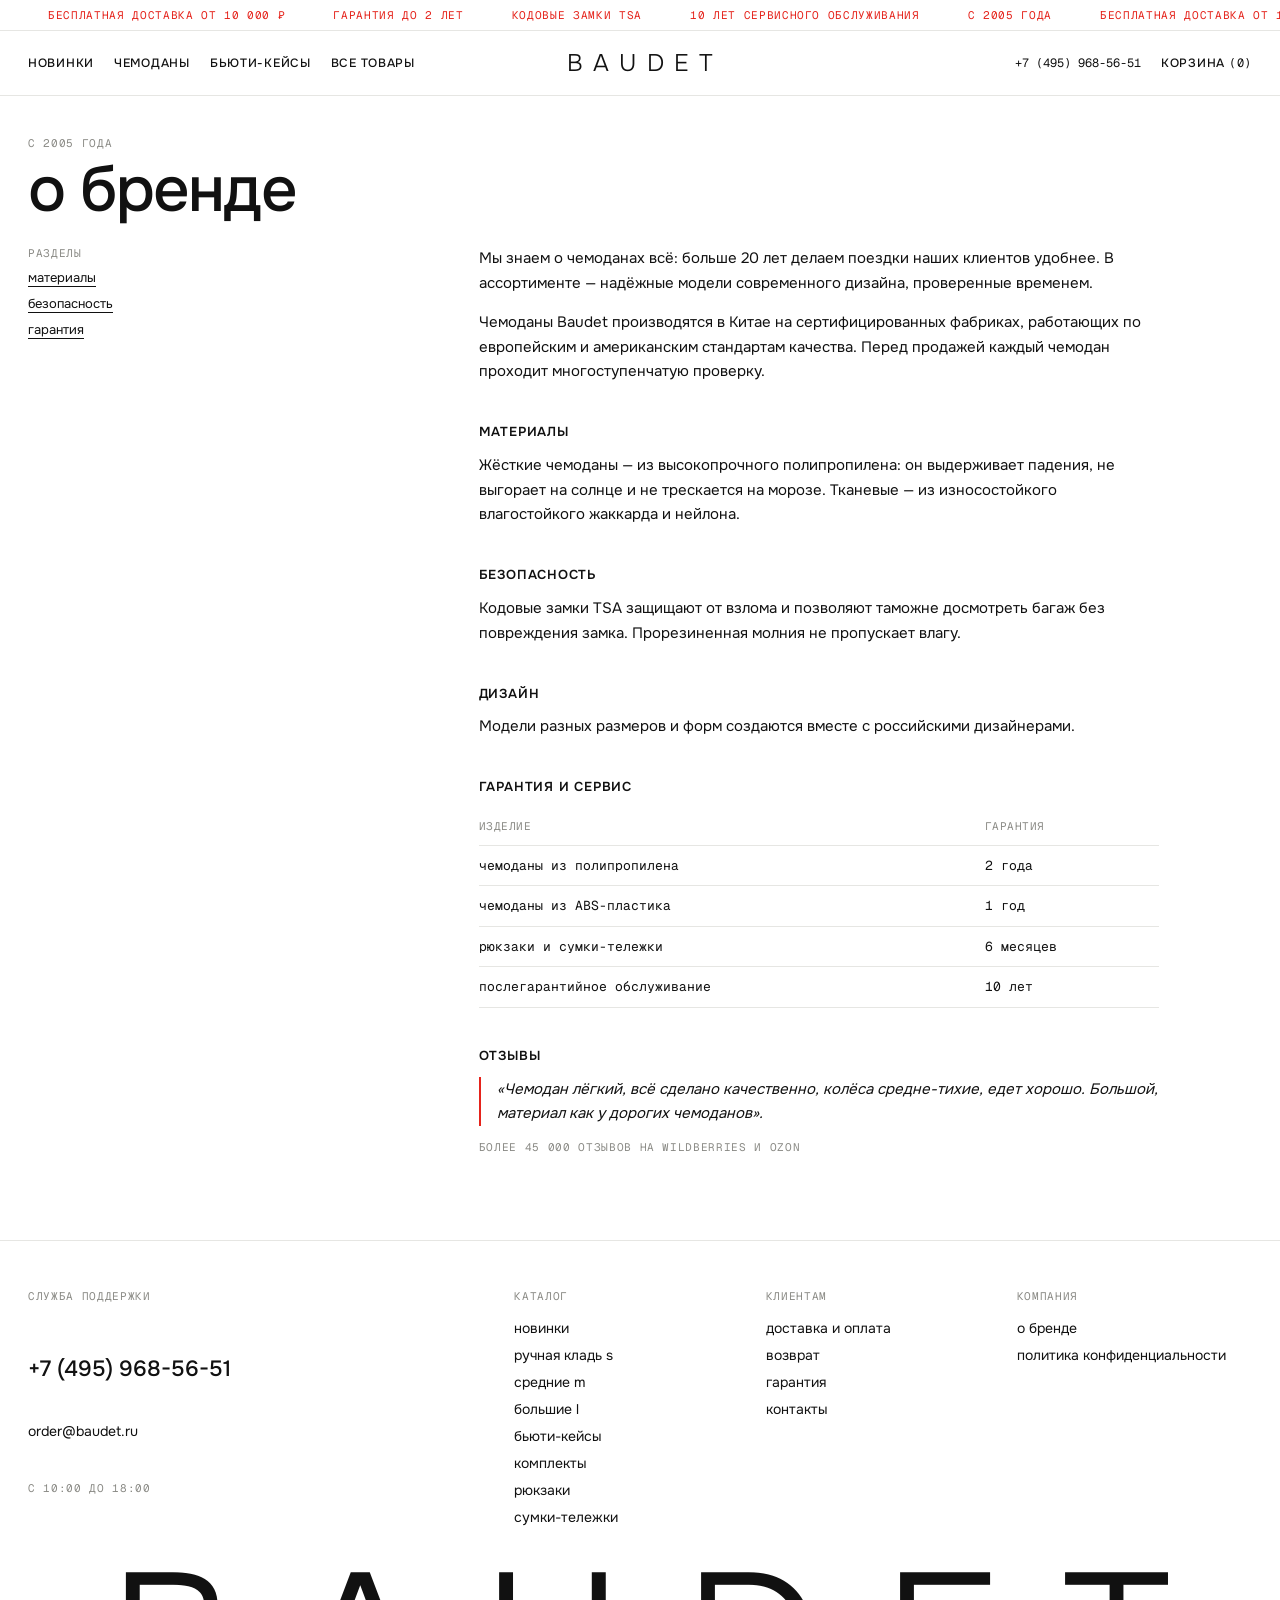
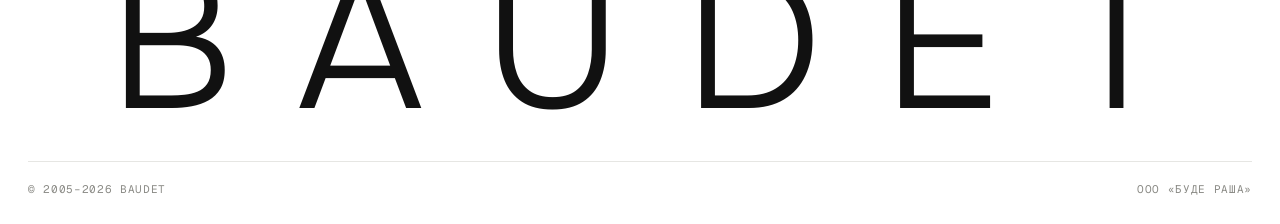
<file: baudet-site-preview/about.html>
<!doctype html>
<html lang="ru">
<head>
<meta charset="utf-8">
<meta name="viewport" content="width=device-width, initial-scale=1, viewport-fit=cover">
<title>О бренде — Baudet</title>
<meta name="description" content="Baudet делает чемоданы с 2005 года: материалы, безопасность, гарантия.">
<meta property="og:title" content="О бренде — Baudet">
<meta property="og:description" content="Baudet делает чемоданы с 2005 года: материалы, безопасность, гарантия.">
<link rel="icon" href="assets/favicon.svg" type="image/svg+xml">
<link rel="preconnect" href="https://fonts.googleapis.com">
<link rel="preconnect" href="https://fonts.gstatic.com" crossorigin>
<link rel="stylesheet" href="https://fonts.googleapis.com/css2?family=Geist+Mono:wght@400;500&family=Onest:wght@300;400;500;600&display=swap">
<link rel="stylesheet" href="assets/style.css">
</head>
<body data-page="about">
<div id="boot-msg" style="font:16px/1.6 Arial,sans-serif;max-width:640px;margin:40px auto;padding:24px;border:2px solid #e5231b;color:#111;background:#fff">
<b>Сайт открылся не полностью.</b><br>
Скорее всего, файл открыт прямо из письма или из архива. Сделайте так:<br>
1) сохраните архив на компьютер;<br>
2) Windows: правый клик по архиву → «Извлечь все…» → «Извлечь»; Mac: двойной клик;<br>
3) в распакованной папке откройте index.html двойным кликом.
</div>
<div id="header"></div>
<main>
<div class="page-head"><span class="label">с 2005 года</span><h1>о бренде</h1></div>
<div class="text-page">
  <aside><span class="label">разделы</span><a class="link-all" href="#materials" style="justify-self:start">материалы</a><a class="link-all" href="#safety" style="justify-self:start">безопасность</a><a class="link-all" href="#warranty" style="justify-self:start">гарантия</a></aside>
  <div class="prose">
    <p>Мы знаем о чемоданах всё: больше 20 лет делаем поездки наших клиентов удобнее. В ассортименте — надёжные модели современного дизайна, проверенные временем.</p>
    <p>Чемоданы Baudet производятся в Китае на сертифицированных фабриках, работающих по европейским и американским стандартам качества. Перед продажей каждый чемодан проходит многоступенчатую проверку.</p>
    <h2 id="materials">материалы</h2>
    <p>Жёсткие чемоданы — из высокопрочного полипропилена: он выдерживает падения, не выгорает на солнце и не трескается на морозе. Тканевые — из износостойкого влагостойкого жаккарда и нейлона.</p>
    <h2 id="safety">безопасность</h2>
    <p>Кодовые замки TSA защищают от взлома и позволяют таможне досмотреть багаж без повреждения замка. Прорезиненная молния не пропускает влагу.</p>
    <h2>дизайн</h2>
    <p>Модели разных размеров и форм создаются вместе с российскими дизайнерами.</p>
    <h2 id="warranty">гарантия и сервис</h2>
    <div class="table-wrap"><table>
      <tr><th>изделие</th><th>гарантия</th></tr>
      <tr><td>чемоданы из полипропилена</td><td>2 года</td></tr>
      <tr><td>чемоданы из ABS-пластика</td><td>1 год</td></tr>
      <tr><td>рюкзаки и сумки-тележки</td><td>6 месяцев</td></tr>
      <tr><td>послегарантийное обслуживание</td><td>10 лет</td></tr>
    </table></div>
    <h2>отзывы</h2>
    <p class="quote">«Чемодан лёгкий, всё сделано качественно, колёса средне-тихие, едет хорошо. Большой, материал как у дорогих чемоданов».</p>
    <p class="label">более 45 000 отзывов на Wildberries и Ozon</p>
  </div>
</div>
</main>
<div id="footer"></div>
<script src="assets/config.js"></script>
<script src="assets/products.js"></script>
<script src="assets/app.js"></script>
</body>
</html>
</file>
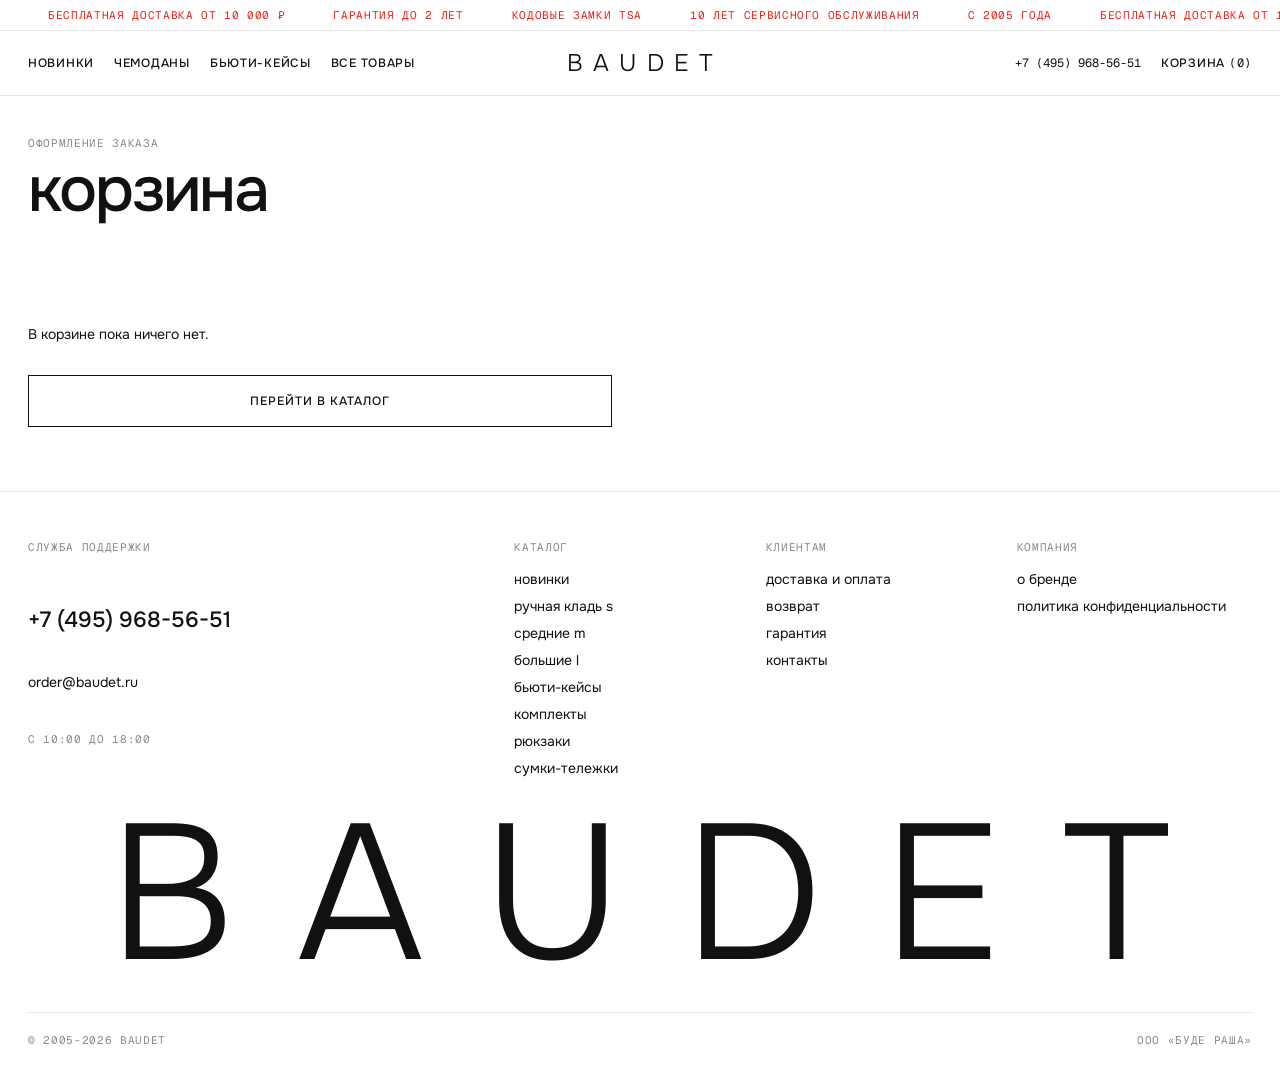
<file: baudet-site-preview/cart.html>
<!doctype html>
<html lang="ru">
<head>
<meta charset="utf-8">
<meta name="viewport" content="width=device-width, initial-scale=1, viewport-fit=cover">
<title>Корзина — Baudet</title>
<meta name="description" content="Корзина и оформление заказа Baudet.">
<meta property="og:title" content="Корзина — Baudet">
<meta property="og:description" content="Корзина и оформление заказа Baudet.">
<link rel="icon" href="assets/favicon.svg" type="image/svg+xml">
<link rel="preconnect" href="https://fonts.googleapis.com">
<link rel="preconnect" href="https://fonts.gstatic.com" crossorigin>
<link rel="stylesheet" href="https://fonts.googleapis.com/css2?family=Geist+Mono:wght@400;500&family=Onest:wght@300;400;500;600&display=swap">
<link rel="stylesheet" href="assets/style.css">
</head>
<body data-page="cart">
<div id="boot-msg" style="font:16px/1.6 Arial,sans-serif;max-width:640px;margin:40px auto;padding:24px;border:2px solid #e5231b;color:#111;background:#fff">
<b>Сайт открылся не полностью.</b><br>
Скорее всего, файл открыт прямо из письма или из архива. Сделайте так:<br>
1) сохраните архив на компьютер;<br>
2) Windows: правый клик по архиву → «Извлечь все…» → «Извлечь»; Mac: двойной клик;<br>
3) в распакованной папке откройте index.html двойным кликом.
</div>
<div id="header"></div>
<main>
<div id="cart-wrap">
<div class="page-head"><span class="label">оформление заказа</span><h1>корзина</h1></div>
<div class="done" id="cart-empty" hidden>
  <p>В корзине пока ничего нет.</p>
  <a class="btn btn--ghost" href="catalog.html">перейти в каталог</a>
</div>
<div class="cart" id="cart" hidden>
  <div>
    <div id="cart-list"></div>
    <div class="totals" id="totals"></div>
  </div>
  <form class="form" id="order" novalidate>
    <h2>получатель</h2>
    <label class="field"><span class="label">имя и фамилия *</span><input id="f-name" name="name" autocomplete="name" required></label>
    <label class="field"><span class="label">телефон *</span><input id="f-phone" name="phone" type="tel" autocomplete="tel" placeholder="+7" required></label>
    <label class="field"><span class="label">e-mail</span><input id="f-email" name="email" type="email" autocomplete="email"></label>
    <h2 style="margin-top:18px">доставка</h2>
    <div class="radios">
      <label class="radio"><input type="radio" name="delivery" value="Курьер" checked> курьером до двери, 1–2 дня</label>
      <label class="radio"><input type="radio" name="delivery" value="Пункт выдачи"> в пункт выдачи или постамат, 1–2 дня</label>
    </div>
    <label class="field"><span class="label">город *</span><input id="f-city" name="city" autocomplete="address-level2" required></label>
    <label class="field"><span class="label">адрес или пункт выдачи</span><input id="f-address" name="address" autocomplete="street-address"></label>
    <h2 style="margin-top:18px">оплата</h2>
    <div class="radios">
      <label class="radio"><input type="radio" name="payment" value="При получении" checked> при получении — картой или наличными</label>
      <label class="radio"><input type="radio" name="payment" value="Онлайн картой"> картой онлайн — пришлём ссылку на оплату после подтверждения</label>
    </div>
    <label class="field"><span class="label">комментарий</span><textarea id="f-comment" name="comment" rows="2"></textarea></label>
    <label class="consent"><input type="checkbox" name="agree" id="f-agree"> <span>Согласен на обработку персональных данных по <a href="privacy.html">политике конфиденциальности</a></span></label>
    <button class="btn" id="order-btn" type="submit">оформить заказ</button>
    <p class="form__msg" id="order-msg" aria-live="polite"></p>
  </form>
</div>
</div>
</main>
<div id="footer"></div>
<script src="assets/config.js"></script>
<script src="assets/products.js"></script>
<script src="assets/app.js"></script>
</body>
</html>
</file>
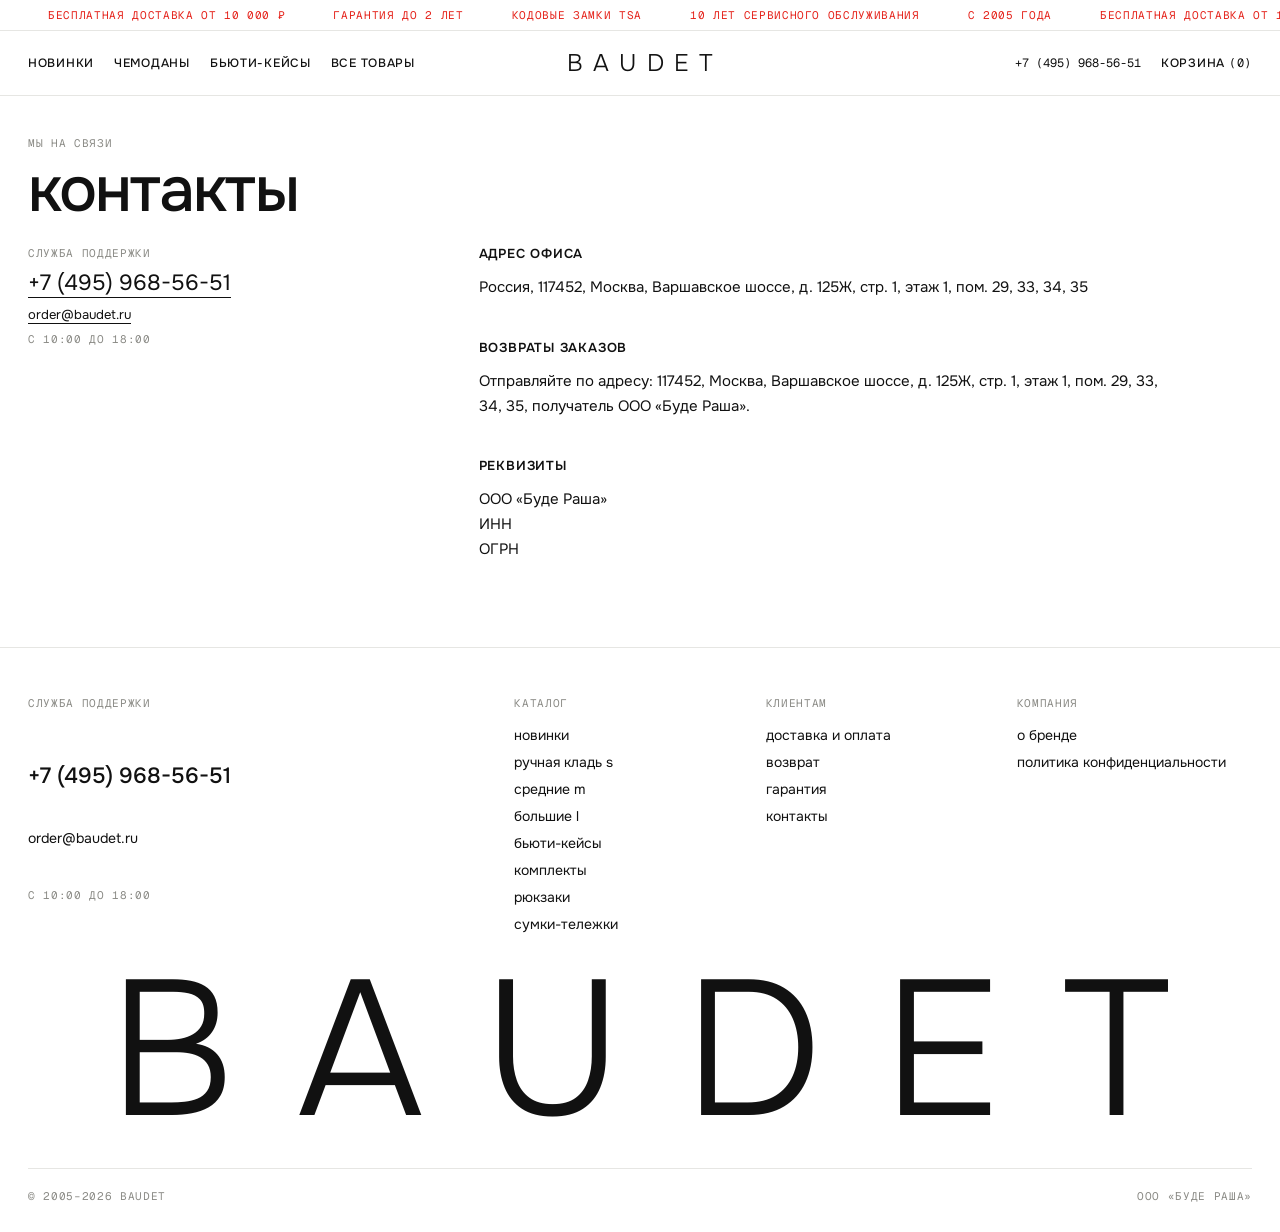
<file: baudet-site-preview/contacts.html>
<!doctype html>
<html lang="ru">
<head>
<meta charset="utf-8">
<meta name="viewport" content="width=device-width, initial-scale=1, viewport-fit=cover">
<title>Контакты — Baudet</title>
<meta name="description" content="Служба поддержки Baudet: телефон, почта, адрес офиса в Москве.">
<meta property="og:title" content="Контакты — Baudet">
<meta property="og:description" content="Служба поддержки Baudet: телефон, почта, адрес офиса в Москве.">
<link rel="icon" href="assets/favicon.svg" type="image/svg+xml">
<link rel="preconnect" href="https://fonts.googleapis.com">
<link rel="preconnect" href="https://fonts.gstatic.com" crossorigin>
<link rel="stylesheet" href="https://fonts.googleapis.com/css2?family=Geist+Mono:wght@400;500&family=Onest:wght@300;400;500;600&display=swap">
<link rel="stylesheet" href="assets/style.css">
</head>
<body data-page="contacts">
<div id="boot-msg" style="font:16px/1.6 Arial,sans-serif;max-width:640px;margin:40px auto;padding:24px;border:2px solid #e5231b;color:#111;background:#fff">
<b>Сайт открылся не полностью.</b><br>
Скорее всего, файл открыт прямо из письма или из архива. Сделайте так:<br>
1) сохраните архив на компьютер;<br>
2) Windows: правый клик по архиву → «Извлечь все…» → «Извлечь»; Mac: двойной клик;<br>
3) в распакованной папке откройте index.html двойным кликом.
</div>
<div id="header"></div>
<main>
<div class="page-head"><span class="label">мы на связи</span><h1>контакты</h1></div>
<div class="text-page">
  <aside><span class="label">служба поддержки</span><a class="link-all" data-c="PHONE" style="justify-self:start;font-size:22px"></a><a class="link-all" data-c="EMAIL" style="justify-self:start"></a><span class="label" data-c="HOURS"></span></aside>
  <div class="prose">
    <h2>адрес офиса</h2>
    <p>Россия, <span data-c="ADDRESS"></span></p>
    <h2>возвраты заказов</h2>
    <p>Отправляйте по адресу: <span data-c="ADDRESS"></span>, получатель <span data-c="COMPANY"></span>.</p>
    <h2>реквизиты</h2>
    <p><span data-c="COMPANY"></span><br>ИНН <span data-c="INN"></span><br>ОГРН <span data-c="OGRN"></span></p>
  </div>
</div>
</main>
<div id="footer"></div>
<script src="assets/config.js"></script>
<script src="assets/products.js"></script>
<script src="assets/app.js"></script>
</body>
</html>
</file>
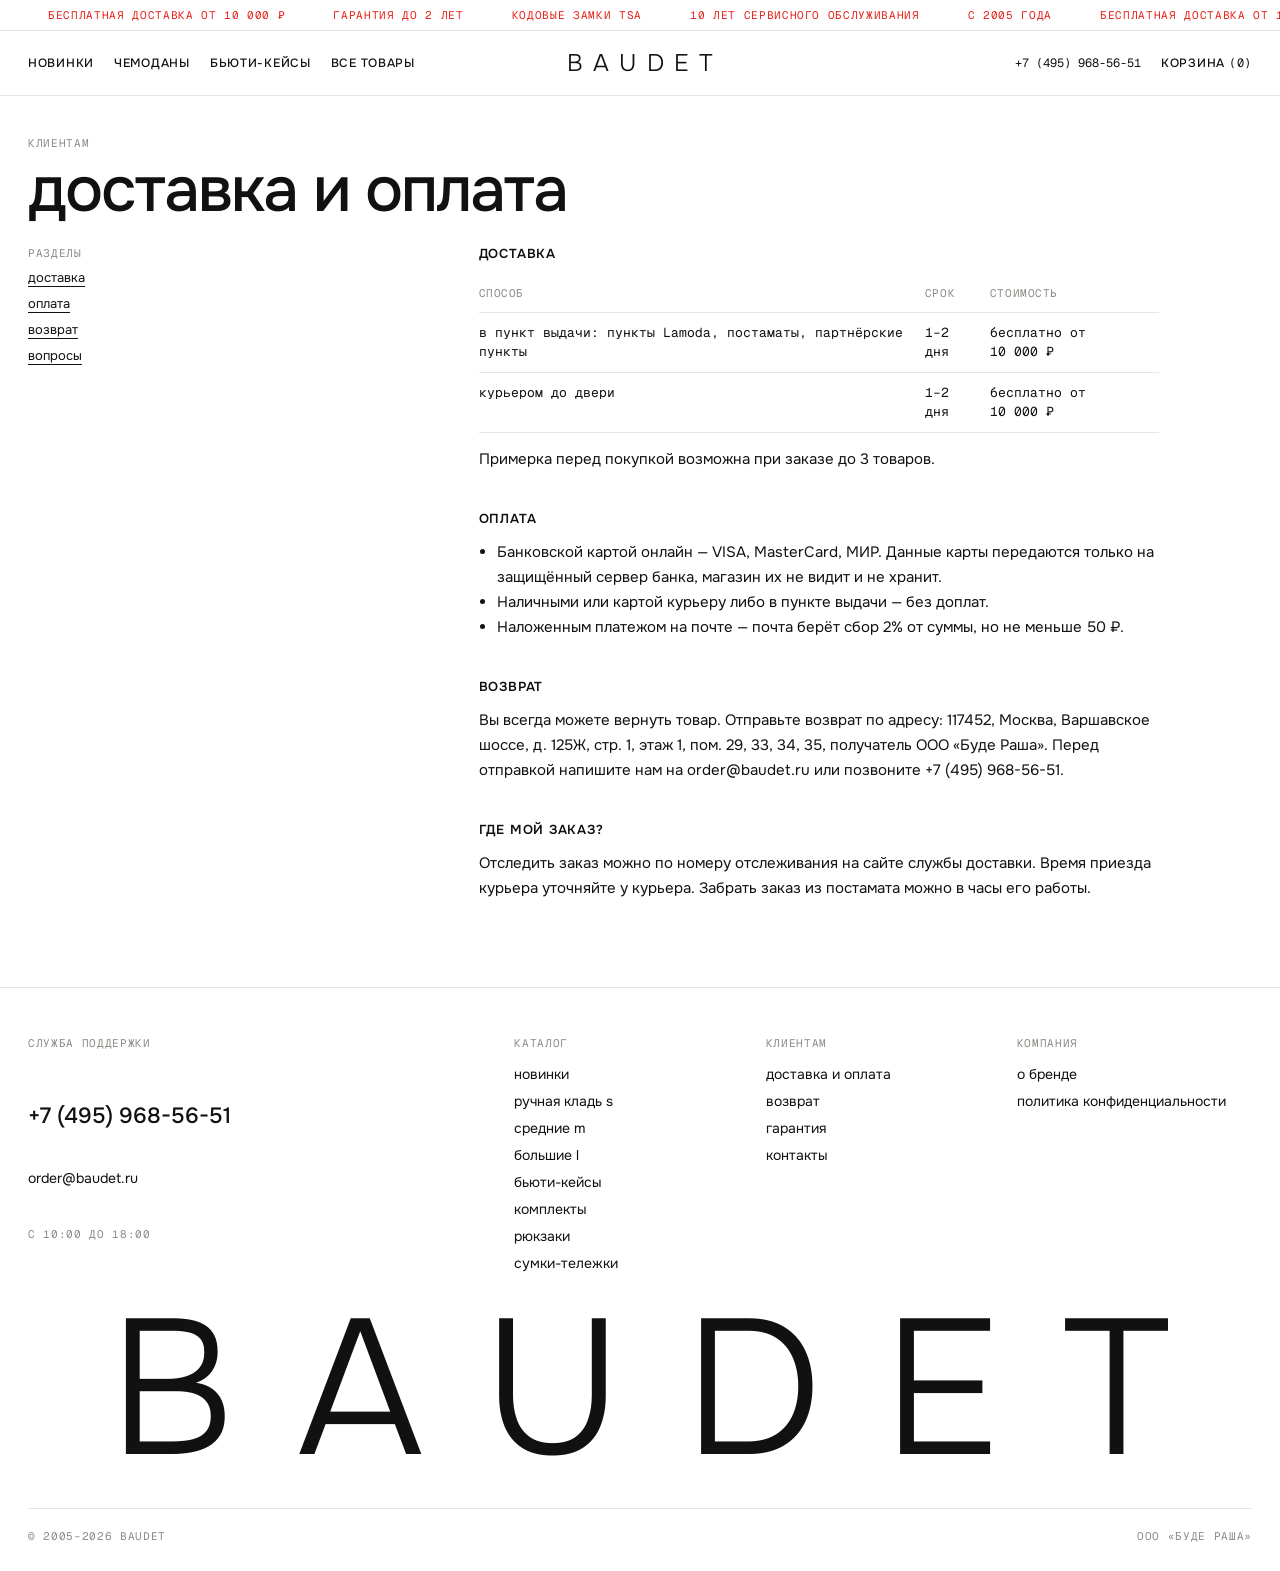
<file: baudet-site-preview/delivery.html>
<!doctype html>
<html lang="ru">
<head>
<meta charset="utf-8">
<meta name="viewport" content="width=device-width, initial-scale=1, viewport-fit=cover">
<title>Доставка, оплата и возврат — Baudet</title>
<meta name="description" content="Доставка курьером и в пункты выдачи за 1–2 дня, оплата картой или при получении, возврат.">
<meta property="og:title" content="Доставка, оплата и возврат — Baudet">
<meta property="og:description" content="Доставка курьером и в пункты выдачи за 1–2 дня, оплата картой или при получении, возврат.">
<link rel="icon" href="assets/favicon.svg" type="image/svg+xml">
<link rel="preconnect" href="https://fonts.googleapis.com">
<link rel="preconnect" href="https://fonts.gstatic.com" crossorigin>
<link rel="stylesheet" href="https://fonts.googleapis.com/css2?family=Geist+Mono:wght@400;500&family=Onest:wght@300;400;500;600&display=swap">
<link rel="stylesheet" href="assets/style.css">
</head>
<body data-page="delivery">
<div id="boot-msg" style="font:16px/1.6 Arial,sans-serif;max-width:640px;margin:40px auto;padding:24px;border:2px solid #e5231b;color:#111;background:#fff">
<b>Сайт открылся не полностью.</b><br>
Скорее всего, файл открыт прямо из письма или из архива. Сделайте так:<br>
1) сохраните архив на компьютер;<br>
2) Windows: правый клик по архиву → «Извлечь все…» → «Извлечь»; Mac: двойной клик;<br>
3) в распакованной папке откройте index.html двойным кликом.
</div>
<div id="header"></div>
<main>
<div class="page-head"><span class="label">клиентам</span><h1>доставка и оплата</h1></div>
<div class="text-page">
  <aside><span class="label">разделы</span><a class="link-all" href="#delivery" style="justify-self:start">доставка</a><a class="link-all" href="#payment" style="justify-self:start">оплата</a><a class="link-all" href="#return" style="justify-self:start">возврат</a><a class="link-all" href="#faq" style="justify-self:start">вопросы</a></aside>
  <div class="prose">
    <h2 id="delivery">доставка</h2>
    <div class="table-wrap"><table>
      <tr><th>способ</th><th>срок</th><th>стоимость</th></tr>
      <tr><td>в пункт выдачи: пункты Lamoda, постаматы, партнёрские пункты</td><td>1–2 дня</td><td>бесплатно от <span data-c="FREE"></span></td></tr>
      <tr><td>курьером до двери</td><td>1–2 дня</td><td>бесплатно от <span data-c="FREE"></span></td></tr>
    </table></div>
    <p>Примерка перед покупкой возможна при заказе до 3 товаров.</p>
    <h2 id="payment">оплата</h2>
    <ul>
      <li>Банковской картой онлайн — VISA, MasterCard, МИР. Данные карты передаются только на защищённый сервер банка, магазин их не видит и не хранит.</li>
      <li>Наличными или картой курьеру либо в пункте выдачи — без доплат.</li>
      <li>Наложенным платежом на почте — почта берёт сбор 2% от суммы, но не меньше 50 ₽.</li>
    </ul>
    <h2 id="return">возврат</h2>
    <p>Вы всегда можете вернуть товар. Отправьте возврат по адресу: <span data-c="ADDRESS"></span>, получатель <span data-c="COMPANY"></span>. Перед отправкой напишите нам на <a data-c="EMAIL"></a> или позвоните <a data-c="PHONE"></a>.</p>
    <h2 id="faq">где мой заказ?</h2>
    <p>Отследить заказ можно по номеру отслеживания на сайте службы доставки. Время приезда курьера уточняйте у курьера. Забрать заказ из постамата можно в часы его работы.</p>
  </div>
</div>
</main>
<div id="footer"></div>
<script src="assets/config.js"></script>
<script src="assets/products.js"></script>
<script src="assets/app.js"></script>
</body>
</html>
</file>
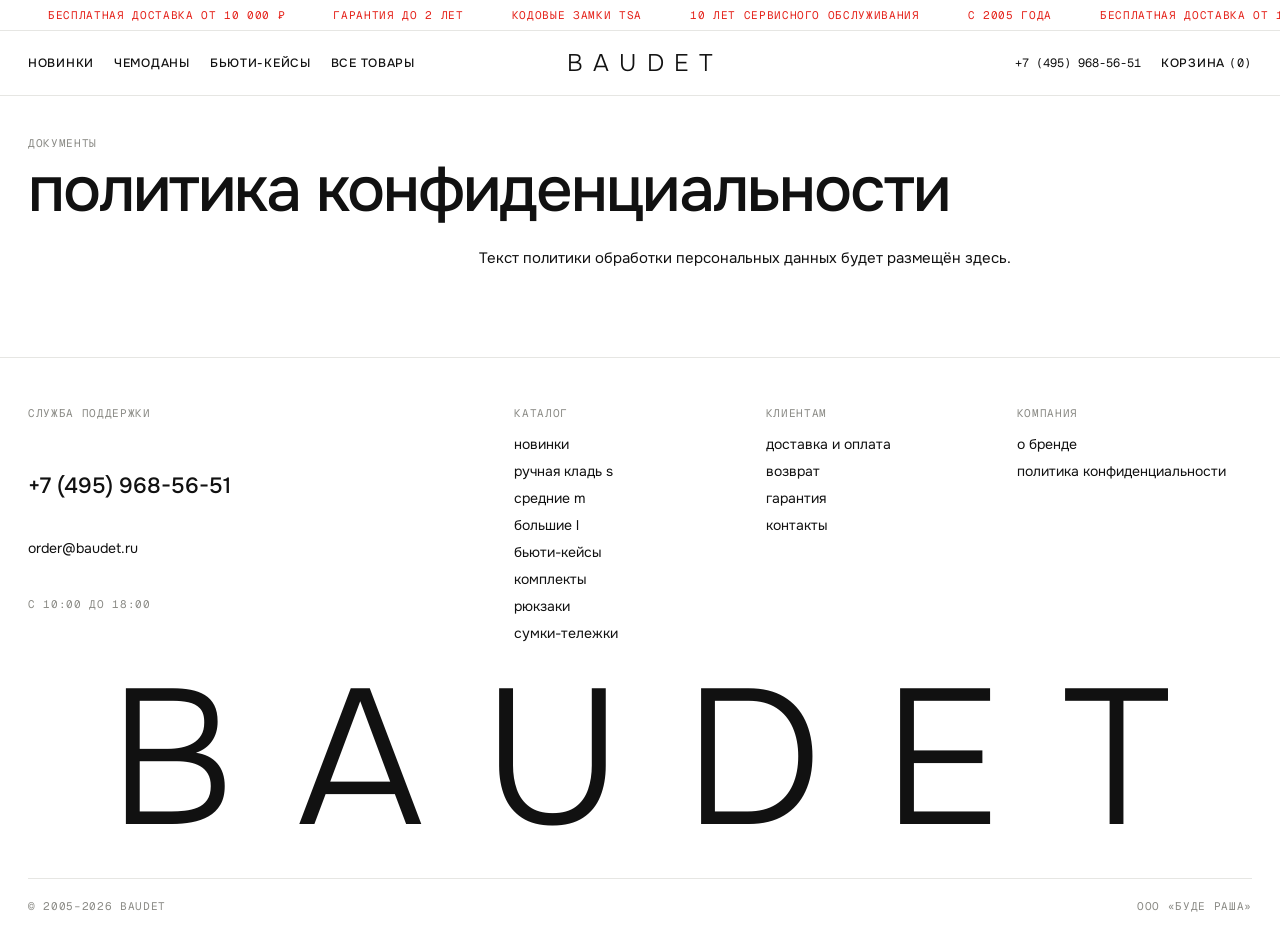
<file: baudet-site-preview/privacy.html>
<!doctype html>
<html lang="ru">
<head>
<meta charset="utf-8">
<meta name="viewport" content="width=device-width, initial-scale=1, viewport-fit=cover">
<title>Политика конфиденциальности — Baudet</title>
<meta name="description" content="Политика обработки персональных данных Baudet.">
<meta property="og:title" content="Политика конфиденциальности — Baudet">
<meta property="og:description" content="Политика обработки персональных данных Baudet.">
<link rel="icon" href="assets/favicon.svg" type="image/svg+xml">
<link rel="preconnect" href="https://fonts.googleapis.com">
<link rel="preconnect" href="https://fonts.gstatic.com" crossorigin>
<link rel="stylesheet" href="https://fonts.googleapis.com/css2?family=Geist+Mono:wght@400;500&family=Onest:wght@300;400;500;600&display=swap">
<link rel="stylesheet" href="assets/style.css">
</head>
<body data-page="privacy">
<div id="boot-msg" style="font:16px/1.6 Arial,sans-serif;max-width:640px;margin:40px auto;padding:24px;border:2px solid #e5231b;color:#111;background:#fff">
<b>Сайт открылся не полностью.</b><br>
Скорее всего, файл открыт прямо из письма или из архива. Сделайте так:<br>
1) сохраните архив на компьютер;<br>
2) Windows: правый клик по архиву → «Извлечь все…» → «Извлечь»; Mac: двойной клик;<br>
3) в распакованной папке откройте index.html двойным кликом.
</div>
<div id="header"></div>
<main>
<div class="page-head"><span class="label">документы</span><h1>политика конфиденциальности</h1></div>
<div class="text-page">
  <aside></aside>
  <div class="prose">
    <!-- ВСТАВЬТЕ СЮДА ТЕКСТ ПОЛИТИКИ СО СТАРОГО САЙТА: https://baudet.ru/information/privacy-policy/ -->
    <p>Текст политики обработки персональных данных будет размещён здесь.</p>
  </div>
</div>
</main>
<div id="footer"></div>
<script src="assets/config.js"></script>
<script src="assets/products.js"></script>
<script src="assets/app.js"></script>
</body>
</html>
</file>
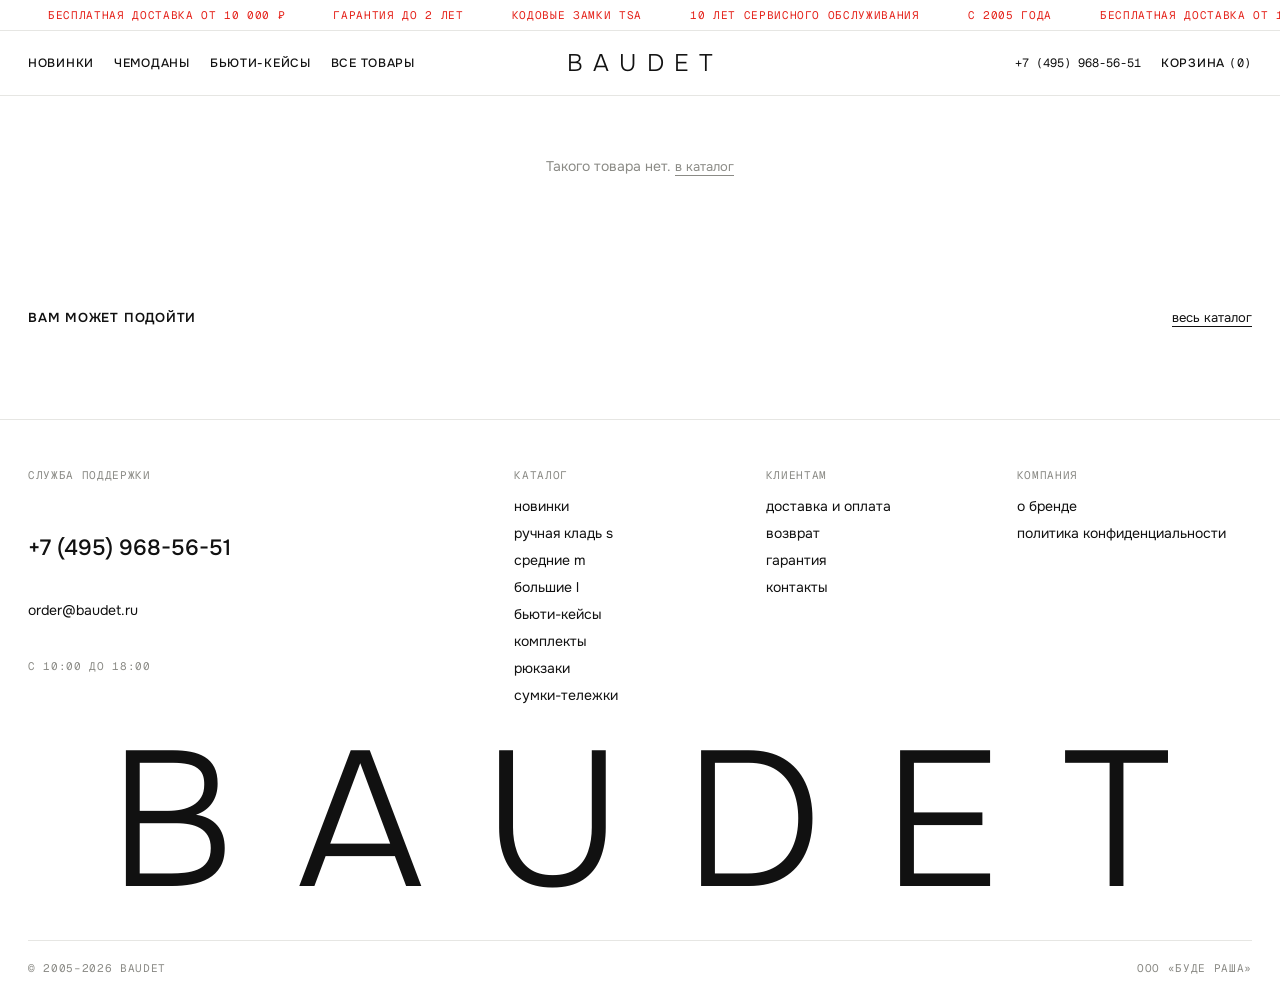
<file: baudet-site-preview/product.html>
<!doctype html>
<html lang="ru">
<head>
<meta charset="utf-8">
<meta name="viewport" content="width=device-width, initial-scale=1, viewport-fit=cover">
<title>Чемодан — Baudet</title>
<meta name="description" content="Чемодан Baudet: характеристики, фото, доставка.">
<meta property="og:title" content="Чемодан — Baudet">
<meta property="og:description" content="Чемодан Baudet: характеристики, фото, доставка.">
<link rel="icon" href="assets/favicon.svg" type="image/svg+xml">
<link rel="preconnect" href="https://fonts.googleapis.com">
<link rel="preconnect" href="https://fonts.gstatic.com" crossorigin>
<link rel="stylesheet" href="https://fonts.googleapis.com/css2?family=Geist+Mono:wght@400;500&family=Onest:wght@300;400;500;600&display=swap">
<link rel="stylesheet" href="assets/style.css">
</head>
<body data-page="product">
<div id="boot-msg" style="font:16px/1.6 Arial,sans-serif;max-width:640px;margin:40px auto;padding:24px;border:2px solid #e5231b;color:#111;background:#fff">
<b>Сайт открылся не полностью.</b><br>
Скорее всего, файл открыт прямо из письма или из архива. Сделайте так:<br>
1) сохраните архив на компьютер;<br>
2) Windows: правый клик по архиву → «Извлечь все…» → «Извлечь»; Mac: двойной клик;<br>
3) в распакованной папке откройте index.html двойным кликом.
</div>
<div id="header"></div>
<main>
<div id="product"></div>
<section class="section" aria-labelledby="h-rel">
  <div class="section__head"><h2 class="section__title" id="h-rel">вам может подойти</h2><a class="link-all" href="catalog.html">весь каталог</a></div>
  <div class="grid" id="grid-related"></div>
</section>
</main>
<div id="footer"></div>
<script src="assets/config.js"></script>
<script src="assets/products.js"></script>
<script src="assets/app.js"></script>
</body>
</html>
</file>
<file: baudet-site-preview/assets/style.css>
/* =========================================================
   BAUDET — стили
   ========================================================= */
:root {
  --bg: #ffffff;
  --ink: #111111;
  --tile: #f2f2f0;
  --line: #e6e6e3;
  --muted: #8b8b86;
  --red: #e5231b;

  --sans: "Onest", "Helvetica Neue", Arial, sans-serif;
  --mono: "Geist Mono", ui-monospace, "SF Mono", Menlo, monospace;

  --gutter: 16px;
  --header-h: 56px;
}
@media (min-width: 900px) { :root { --gutter: 28px; --header-h: 64px; } }

*, *::before, *::after { box-sizing: border-box; }
html { -webkit-text-size-adjust: 100%; }
body {
  margin: 0;
  background: var(--bg);
  color: var(--ink);
  font: 400 14px/1.5 var(--sans);
  -webkit-font-smoothing: antialiased;
}
img { max-width: 100%; display: block; }
a { color: inherit; text-decoration: none; }
button { font: inherit; color: inherit; background: none; border: 0; padding: 0; cursor: pointer; }
:focus-visible { outline: 2px solid var(--ink); outline-offset: 3px; }
[hidden] { display: none !important; }

.mono { font-family: var(--mono); }
.label {
  font: 400 11px/1.3 var(--mono);
  text-transform: uppercase;
  letter-spacing: .06em;
  color: var(--muted);
}
.wrap { padding-inline: var(--gutter); }

/* ---------- бегущая строка ---------- */
.ticker {
  overflow: hidden;
  border-bottom: 1px solid var(--line);
  background: var(--bg);
  color: var(--red);
  font: 400 11px/30px var(--mono);
  text-transform: uppercase;
  letter-spacing: .06em;
  white-space: nowrap;
}
.ticker__track { display: inline-flex; gap: 48px; padding-left: 48px; animation: ticker 40s linear infinite; }
@keyframes ticker { to { transform: translateX(-50%); } }

/* ---------- шапка ---------- */
.header {
  position: sticky; top: env(safe-area-inset-top, 0px); z-index: 50;
  background: rgba(255,255,255,.94);
  backdrop-filter: blur(8px);
  border-bottom: 1px solid var(--line);
}
.header__row {
  height: var(--header-h);
  display: grid;
  grid-template-columns: 1fr auto 1fr;
  align-items: center;
  gap: 16px;
  padding-inline: var(--gutter);
}
.logo {
  font: 300 20px/1 var(--sans);
  letter-spacing: .42em;
  margin-right: -.42em;
  text-transform: uppercase;
  justify-self: center;
}
@media (min-width: 900px) { .logo { font-size: 24px; } }
.nav { display: none; gap: 20px; white-space: nowrap; }
.nav a, .header__cart, .burger {
  font: 500 12px/1 var(--sans);
  text-transform: uppercase;
  letter-spacing: .06em;
}
.nav a:hover, .nav a[aria-current="page"] { color: var(--red); }
.header__right { justify-self: end; display: flex; gap: 20px; align-items: center; }
.header__phone { display: none; font: 400 12px var(--mono); }
.header__cart b { font: 400 12px var(--mono); }
.burger { justify-self: start; }
@media (min-width: 1100px) {
  .nav { display: flex; }
  .nav .nav__more { display: none; }
  .burger { display: none; }
  .header__phone { display: inline; }
  .header__row { grid-template-columns: 1fr auto 1fr; }
}

/* выезжающее меню */
.drawer {
  position: fixed; inset: 0; z-index: 60;
  background: var(--bg);
  padding: calc(env(safe-area-inset-top, 0px) + 18px) var(--gutter) 32px;
  display: flex; flex-direction: column; gap: 28px;
  overflow-y: auto;
}
.drawer__top { display: flex; justify-content: space-between; align-items: center; }
.drawer nav { display: flex; flex-direction: column; gap: 4px; }
.drawer nav a { font: 500 30px/1.25 var(--sans); text-transform: lowercase; letter-spacing: -.01em; }
.drawer nav a:hover { color: var(--red); }

/* ---------- главная: баннер ---------- */
.hero { position: relative; background: var(--tile); }
.hero img { width: 100%; height: auto; aspect-ratio: 1344 / 640; object-fit: cover; }
.manifest {
  padding: 56px var(--gutter);
  text-align: center;
  font: 400 12px/1.9 var(--sans);
  text-transform: uppercase;
  letter-spacing: .05em;
  max-width: 760px;
  margin-inline: auto;
}
.manifest p { margin: 0 0 14px; }

/* ---------- секции ---------- */
.section { padding-block: 48px; }
@media (min-width: 900px) { .section { padding-block: 72px; } }
.section__head {
  display: flex; justify-content: space-between; align-items: baseline; gap: 16px;
  padding-inline: var(--gutter);
  margin-bottom: 20px;
}
.section__title {
  margin: 0;
  font: 600 13px/1.2 var(--sans);
  text-transform: uppercase;
  letter-spacing: .06em;
}
.link-all { font: 400 13px var(--sans); text-transform: lowercase; border-bottom: 1px solid currentColor; }
.link-all:hover { color: var(--red); }

/* ---------- карточки товаров ---------- */
.grid {
  display: grid;
  grid-template-columns: repeat(2, minmax(0, 1fr));
  gap: 32px 8px;
  padding-inline: var(--gutter);
}
@media (min-width: 900px) { .grid { grid-template-columns: repeat(4, minmax(0, 1fr)); gap: 44px 12px; } }

.card { display: flex; flex-direction: column; gap: 12px; }
.card__img {
  position: relative;
  aspect-ratio: 4 / 5;
  background: var(--tile);
  overflow: hidden;
}
.card__track {
  position: absolute; inset: 0;
  display: flex;
  overflow-x: auto; overflow-y: hidden;
  scroll-snap-type: x mandatory;
  scrollbar-width: none;
  overscroll-behavior-x: contain;
}
.card__track::-webkit-scrollbar { display: none; }
.card__track img {
  flex: 0 0 100%;
  width: 100%; height: 100%;
  object-fit: contain;
  padding: 8%;
  mix-blend-mode: multiply;
  scroll-snap-align: start;
  user-select: none;
}
@media (hover: hover) { .card__track { overflow-x: hidden; scroll-snap-type: none; } }
.card__bars {
  position: absolute; left: 10px; right: 10px; bottom: 10px; z-index: 1;
  display: flex; gap: 3px;
  opacity: 0; transition: opacity .2s ease;
}
.card__bars i { flex: 1; height: 2px; background: rgba(0,0,0,.14); }
.card__bars i.on { background: var(--ink); }
.card:hover .card__bars { opacity: 1; }
@media (hover: none) { .card__bars { opacity: 1; } }
.card__badge {
  position: absolute; top: 10px; left: 10px; z-index: 1;
  font: 400 10px/1 var(--mono);
  text-transform: uppercase; letter-spacing: .06em;
  color: var(--red);
}
.card__body { display: flex; flex-direction: column; gap: 4px; text-align: center; padding-inline: 4px; }
.card__name { font: 300 14px/1.35 var(--sans); text-transform: lowercase; }
.card__meta { font: 400 12px/1.3 var(--mono); }
.card__meta s { color: var(--muted); margin-right: 6px; }
.dots { display: flex; gap: 4px; justify-content: center; margin-top: 2px; }
.dot { width: 9px; height: 9px; border-radius: 50%; border: 1px solid rgba(0,0,0,.18); }

/* ---------- размеры S / M / L ---------- */
.sizes {
  display: grid;
  grid-template-columns: repeat(3, 1fr);
  border-top: 1px solid var(--line);
  border-bottom: 1px solid var(--line);
}
.size {
  display: flex; flex-direction: column; justify-content: space-between; gap: 32px;
  padding: 20px 12px;
  border-right: 1px solid var(--line);
  transition: background .2s ease;
}
.size:first-child { padding-left: var(--gutter); }
.size:last-child { border-right: 0; padding-right: var(--gutter); }
@media (min-width: 900px) { .size { min-height: 340px; padding: 28px var(--gutter); } }
.size:hover { background: var(--tile); }
.size__letter { font: 600 clamp(64px, 16vw, 200px)/.8 var(--sans); letter-spacing: -.04em; }
.size:hover .size__letter { color: var(--red); }
.size__info { display: flex; flex-direction: column; gap: 10px; }
@media (min-width: 900px) { .size__info { flex-direction: row; justify-content: space-between; align-items: end; } }
.size__name { font: 500 13px/1.3 var(--sans); text-transform: uppercase; letter-spacing: .05em; }
.size__cm { font: 400 11px/1.5 var(--mono); color: var(--muted); }
@media (min-width: 900px) { .size__cm { font-size: 12px; text-align: right; } }

/* ---------- цифры ---------- */
.facts {
  display: grid;
  grid-template-columns: repeat(2, 1fr);
  gap: 32px 16px;
  padding-inline: var(--gutter);
}
.facts > :last-child { grid-column: 1 / -1; }
@media (min-width: 900px) { .facts { grid-template-columns: repeat(5, 1fr); } .facts > :last-child { grid-column: auto; } }
.fact__num { font: 500 clamp(28px, 4vw, 44px)/1 var(--sans); letter-spacing: -.02em; font-variant-numeric: tabular-nums; }
.fact__txt { margin-top: 10px; }

/* ---------- подписка ---------- */
.subscribe {
  background: var(--ink); color: #fff;
  padding: 56px var(--gutter);
  display: grid; gap: 24px;
}
@media (min-width: 900px) { .subscribe { grid-template-columns: 1fr 1fr; align-items: end; padding-block: 80px; } }
.subscribe h2 { margin: 0; font: 500 clamp(26px, 4vw, 44px)/1.05 var(--sans); text-transform: lowercase; letter-spacing: -.02em; text-wrap: balance; }
.subscribe .label { color: #9a9a96; }
.subscribe form { display: flex; border-bottom: 1px solid #fff; }
.subscribe input {
  flex: 1; min-width: 0;
  background: transparent; border: 0; color: #fff;
  font: 400 16px var(--sans); padding: 12px 0;
}
.subscribe input::placeholder { color: #8d8d89; }
.subscribe button { font: 500 12px var(--sans); text-transform: uppercase; letter-spacing: .06em; padding-left: 16px; }
.subscribe .note { font: 400 12px var(--mono); color: #b5b5b0; min-height: 1em; }

/* ---------- подвал ---------- */
.footer {
  border-top: 1px solid var(--line);
  padding: 48px var(--gutter) 28px;
  display: grid; gap: 40px;
}
.footer__cols { display: grid; grid-template-columns: repeat(2, 1fr); gap: 32px 16px; }
.footer__cols > :first-child { grid-column: 1 / -1; }
@media (min-width: 900px) { .footer__cols > :first-child { grid-column: auto; } }
@media (min-width: 900px) { .footer__cols { grid-template-columns: 2fr repeat(3, 1fr); } }
.footer h4 { margin: 0 0 14px; }
.footer ul { list-style: none; margin: 0; padding: 0; display: grid; gap: 6px; }
.footer li a { text-transform: lowercase; }
.footer li a:hover { color: var(--red); }
.footer__contact { display: grid; gap: 6px; }
.footer__contact .big { font: 500 22px/1.2 var(--sans); }
.footer__bottom {
  display: flex; flex-wrap: wrap; justify-content: space-between; gap: 12px;
  border-top: 1px solid var(--line); padding-top: 20px;
}
.footer__wordmark {
  font: 300 clamp(48px, 15vw, 220px)/.8 var(--sans);
  letter-spacing: .32em; padding-left: .32em;
  text-align: center; text-transform: uppercase;
  overflow: hidden; white-space: nowrap;
}

/* ---------- каталог ---------- */
.page-head { padding: 40px var(--gutter) 24px; display: grid; gap: 8px; }
.page-head h1 { margin: 0; font: 500 clamp(32px, 6vw, 64px)/1 var(--sans); text-transform: lowercase; letter-spacing: -.03em; }
.filters {
  position: sticky; top: calc(env(safe-area-inset-top, 0px) + var(--header-h)); z-index: 20;
  background: var(--bg);
  border-block: 1px solid var(--line);
  padding: 12px var(--gutter);
  display: flex; flex-wrap: wrap; gap: 8px 6px; align-items: center;
  margin-bottom: 28px;
}
.chip {
  font: 400 12px/1 var(--sans);
  text-transform: lowercase;
  padding: 8px 12px;
  border: 1px solid var(--line);
  border-radius: 999px;
  display: inline-flex; align-items: center; gap: 6px;
}
.chip:hover { border-color: var(--ink); }
.chip[aria-pressed="true"] { background: var(--ink); color: #fff; border-color: var(--ink); }
.filters__sep { width: 1px; height: 20px; background: var(--line); margin-inline: 4px; }
.filters select {
  margin-left: auto;
  font: 400 12px var(--sans); text-transform: lowercase;
  border: 0; background: transparent; padding: 8px 4px; cursor: pointer;
}
.empty { padding: 60px var(--gutter); text-align: center; color: var(--muted); }

/* ---------- товар ---------- */
.product { display: grid; gap: 24px; }
@media (min-width: 900px) { .product { grid-template-columns: 1.35fr 1fr; gap: 0; } }
.gallery { display: grid; gap: 4px; }
@media (min-width: 900px) { .gallery { grid-template-columns: 1fr 1fr; } .gallery figure:first-child { grid-column: 1 / -1; } }
@media (max-width: 899px) {
  .gallery { grid-auto-flow: column; grid-auto-columns: 86%; overflow-x: auto; scroll-snap-type: x mandatory; padding-inline: var(--gutter); }
  .gallery figure { scroll-snap-align: center; }
}
.gallery figure { margin: 0; background: var(--tile); aspect-ratio: 4 / 5; position: relative; min-width: 0; }
.gallery img { position: absolute; inset: 0; width: 100%; height: 100%; object-fit: contain; padding: 6%; mix-blend-mode: multiply; }
@media (min-width: 900px) { .gallery figure.wide { grid-column: 1 / -1; } }
.buy {
  padding: 8px var(--gutter) 40px;
  display: flex; flex-direction: column; gap: 22px;
}
@media (min-width: 900px) {
  .buy { position: sticky; top: calc(var(--header-h) + 24px); align-self: start; padding: 32px 40px 48px; max-width: 520px; }
}
.buy h1 { margin: 0; font: 400 26px/1.15 var(--sans); text-transform: lowercase; letter-spacing: -.01em; }
.buy__price { font: 400 18px var(--mono); }
.buy__price s { color: var(--muted); font-size: 14px; margin-left: 8px; }
.variants { display: flex; flex-wrap: wrap; gap: 6px; }
.variants a {
  font: 400 12px var(--mono); padding: 9px 14px; border: 1px solid var(--line);
}
.variants a[aria-current="true"] { border-color: var(--ink); background: var(--ink); color: #fff; }
.variants a:hover { border-color: var(--ink); }
.btn {
  display: inline-flex; justify-content: center; align-items: center; gap: 10px;
  min-height: 52px; padding: 0 24px;
  background: var(--ink); color: #fff;
  font: 500 12px/1 var(--sans); text-transform: uppercase; letter-spacing: .08em;
  transition: background .2s ease;
}
.btn:hover { background: var(--red); }
.btn--ghost { background: transparent; color: var(--ink); border: 1px solid var(--ink); }
.btn--ghost:hover { background: var(--ink); color: #fff; }
.btn:disabled { opacity: .4; cursor: not-allowed; }
.perks { display: grid; gap: 4px; padding: 0; margin: 0; list-style: none; }
.acc { border-top: 1px solid var(--line); }
.acc:last-child { border-bottom: 1px solid var(--line); }
.acc summary {
  list-style: none; cursor: pointer;
  display: flex; justify-content: space-between; padding: 16px 0;
  font: 500 12px var(--sans); text-transform: uppercase; letter-spacing: .06em;
}
.acc summary::-webkit-details-marker { display: none; }
.acc summary::after { content: "+"; font: 400 16px var(--mono); line-height: 1; }
.acc[open] summary::after { content: "–"; }
.acc__body { padding-bottom: 18px; color: #333; }
.specs { width: 100%; border-collapse: collapse; font: 400 12px/1.5 var(--mono); }
.specs td { padding: 7px 0; border-bottom: 1px dashed var(--line); vertical-align: top; }
.specs td:first-child { color: var(--muted); width: 46%; padding-right: 12px; }
.specs tr:last-child td { border-bottom: 0; }
.toast {
  position: fixed; left: 50%; bottom: calc(env(safe-area-inset-bottom, 0px) + 20px); z-index: 80;
  transform: translateX(-50%);
  background: var(--ink); color: #fff;
  font: 400 12px var(--mono); padding: 12px 18px;
  display: flex; gap: 14px; align-items: center;
  max-width: calc(100% - 32px);
}
.toast a { text-decoration: underline; }

/* ---------- корзина ---------- */
.cart { display: grid; gap: 40px; padding: 0 var(--gutter) 64px; }
@media (min-width: 900px) { .cart { grid-template-columns: 1.3fr 1fr; gap: 64px; } }
.cart-item {
  display: grid; grid-template-columns: 96px 1fr auto; gap: 16px;
  padding-block: 16px; border-bottom: 1px solid var(--line); align-items: start;
}
.cart-item:first-child { border-top: 1px solid var(--line); }
.cart-item__img { background: var(--tile); aspect-ratio: 4 / 5; }
.cart-item__img img { width: 100%; height: 100%; object-fit: contain; padding: 8%; mix-blend-mode: multiply; }
.cart-item__name { font: 300 15px/1.3 var(--sans); text-transform: lowercase; }
.qty { display: inline-flex; align-items: center; border: 1px solid var(--line); margin-top: 12px; }
.qty button { width: 32px; height: 32px; font: 400 14px var(--mono); }
.qty span { min-width: 28px; text-align: center; font: 400 12px var(--mono); }
.remove { font: 400 11px var(--mono); color: var(--muted); text-transform: uppercase; margin-top: 12px; display: block; }
.remove:hover { color: var(--red); }
.totals { display: grid; gap: 8px; padding-block: 20px; font: 400 13px var(--mono); }
.totals div { display: flex; justify-content: space-between; }
.totals .grand { font-size: 16px; padding-top: 10px; border-top: 1px solid var(--ink); }
.progress { height: 2px; background: var(--line); }
.progress i { display: block; height: 100%; background: var(--red); }

.form { display: grid; gap: 14px; align-content: start; }
.form h2 { margin: 0 0 6px; font: 600 13px var(--sans); text-transform: uppercase; letter-spacing: .06em; }
.field { display: grid; gap: 6px; }
.field input, .field textarea, .field select {
  width: 100%;
  border: 0; border-bottom: 1px solid var(--line);
  padding: 10px 0; background: transparent;
  font: 400 16px var(--sans); color: var(--ink); border-radius: 0;
}
.field input:focus, .field textarea:focus { outline: none; border-bottom-color: var(--ink); }
.radios { display: grid; gap: 8px; }
.radio { display: flex; gap: 10px; align-items: flex-start; font-size: 14px; cursor: pointer; }
.radio input { accent-color: var(--ink); margin-top: 3px; }
.consent { font-size: 12px; color: var(--muted); display: flex; gap: 10px; }
.consent a { text-decoration: underline; }
.form__msg { font: 400 12px var(--mono); }
.form__msg.err { color: var(--red); }
.done { padding: 64px var(--gutter); max-width: 640px; display: grid; gap: 16px; }
.done h1 { margin: 0; font: 500 clamp(32px, 6vw, 56px)/1 var(--sans); text-transform: lowercase; letter-spacing: -.03em; }

/* ---------- текстовые страницы ---------- */
.text-page { padding: 0 var(--gutter) 72px; display: grid; gap: 40px; }
@media (min-width: 900px) { .text-page { grid-template-columns: 1fr 2fr; gap: 64px; } }
.text-page aside { display: grid; gap: 8px; align-content: start; }
.prose { max-width: 68ch; font-size: 15px; line-height: 1.65; }
.prose h2 { font: 600 13px/1.3 var(--sans); text-transform: uppercase; letter-spacing: .06em; margin: 40px 0 12px; }
.prose h2:first-child { margin-top: 0; }
.prose p { margin: 0 0 14px; }
.prose ul { padding-left: 18px; margin: 0 0 14px; }
.table-wrap { overflow-x: auto; margin-bottom: 14px; }
.prose table { width: 100%; border-collapse: collapse; font: 400 13px/1.5 var(--mono); min-width: 460px; }
.prose th, .prose td { text-align: left; padding: 10px 12px 10px 0; border-bottom: 1px solid var(--line); vertical-align: top; }
.prose th { font-weight: 400; color: var(--muted); text-transform: uppercase; font-size: 11px; letter-spacing: .05em; }
.quote { border-left: 2px solid var(--red); padding-left: 16px; font-style: italic; }

@media (prefers-reduced-motion: reduce) {
  .ticker__track { animation: none; }
  * { transition: none !important; }
}

/* ---------- добавлено: наличие, фильтры в две строки ---------- */
.muted { color: var(--muted); }
.card--out .card__img { opacity: .5; }
.card--out .card__name { color: var(--muted); }
.variants a.out { color: var(--muted); border-style: dashed; }
.filters { flex-direction: column; align-items: stretch; gap: 8px; }
.filters__row { display: flex; flex-wrap: wrap; gap: 8px 6px; align-items: center; }
@media (max-width: 899px) {
  .filters { position: static; }
  .filters__row { flex-wrap: nowrap; overflow-x: auto; scrollbar-width: none; margin-inline: calc(var(--gutter) * -1); padding-inline: var(--gutter); }
  .filters__row::-webkit-scrollbar { display: none; }
  .chip { flex: none; }
  .filters select { margin-left: 0; flex: none; }
}

/* баннер «твой стиль» ниже по странице */
.campaign { position: relative; background: var(--tile); }
.campaign img { width: 100%; height: auto; aspect-ratio: 1344 / 640; object-fit: cover; }
.visually-hidden { position: absolute; width: 1px; height: 1px; overflow: hidden; clip: rect(0 0 0 0); white-space: nowrap; }
html { scroll-behavior: smooth; }
#h-new { scroll-margin-top: calc(var(--header-h) + 20px); }
.filters { position: static; }
.btn:disabled:hover { background: var(--ink); }
@media (max-width: 899px) {
  .filters { display: block; overflow: hidden; }
  .filters__row { min-width: 0; max-width: calc(100% + var(--gutter) * 2); }
  .filters__row + .filters__row { margin-top: 8px; }
}

/* =========================================================
   ПЕРВЫЙ ЭКРАН: тёмная сцена, «экран» со слайдами,
   бегущие строки крупного шрифта с размытыми краями
   ========================================================= */
.intro {
  --dk: #0c0c0c; --dk2: #1a1a1a; --lt: #f2f2ef; --dim: #8d8d88;
  background: var(--dk); color: var(--lt);
  min-height: calc(100svh - var(--header-h) - 31px);
  display: grid; grid-template-rows: 1fr auto; grid-template-columns: minmax(0, 1fr);
  overflow: hidden;
}
.intro .label { color: var(--dim); }
.intro__top {
  display: grid; gap: 28px; align-items: center;
  padding: 28px var(--gutter) 24px;
}
@media (min-width: 900px) { .intro__top { grid-template-columns: 1.1fr 1fr; gap: 48px; padding-block: 28px 24px; } }
.intro__copy { display: grid; gap: 22px; align-content: center; }
.intro__meta { display: flex; justify-content: space-between; border-bottom: 1px solid #2a2a2a; padding-bottom: 12px; }
.intro__title {
  margin: 0; display: grid;
  font: 800 clamp(36px, 6vw, 100px)/.95 "Unbounded", var(--sans);
  text-transform: uppercase; letter-spacing: -.02em;
}
.intro__title span:last-child { color: transparent; -webkit-text-stroke: 1.5px var(--lt); }
.intro__lead { margin: 0; max-width: 44ch; color: #b9b9b4; font-size: 15px; line-height: 1.6; }
.pills { display: flex; flex-wrap: wrap; gap: 8px; }
.pill {
  font: 400 12px/1 var(--sans); text-transform: lowercase;
  padding: 10px 16px; border: 1px solid #4a4a47; border-radius: 999px;
  transition: background .2s ease, color .2s ease, border-color .2s ease;
}
.pill:hover { border-color: var(--lt); background: var(--lt); color: var(--dk); }
.pill--solid { background: var(--lt); color: var(--dk); border-color: var(--lt); }
.pill--solid:hover { background: var(--red); border-color: var(--red); color: #fff; }

/* «экран» со сменой фото */
.screen {
  display: grid; grid-template-rows: auto 1fr auto;
  background: var(--dk2); border: 1px solid #2c2c2c; border-radius: 6px;
  padding: 10px; gap: 10px;
  width: 100%; max-width: 560px; justify-self: center;
}
.screen__bar { display: flex; justify-content: space-between; padding: 2px 4px; }
.screen__stage {
  position: relative; height: clamp(260px, 40svh, 520px);
  background: #e9e9e6; border-radius: 3px; overflow: hidden;
}
.screen__stage img {
  position: absolute; inset: 0; width: 100%; height: 100%;
  object-fit: contain; padding: 7%; mix-blend-mode: multiply;
  opacity: 0; filter: blur(18px); transform: scale(1.06);
  transition: opacity .9s ease, filter .9s ease, transform 1.2s cubic-bezier(.2,.8,.2,1);
}
.screen__stage img.on { opacity: 1; filter: blur(0); transform: none; }
.screen__stage::after { /* лёгкая «сетка экрана» */
  content: ""; position: absolute; inset: 0; pointer-events: none;
  background: linear-gradient(transparent 49.6%, rgba(0,0,0,.08) 50%, transparent 50.4%),
              linear-gradient(90deg, transparent 49.8%, rgba(0,0,0,.08) 50%, transparent 50.2%);
}
.screen__foot { display: flex; justify-content: space-between; gap: 12px; padding: 2px 4px; font-size: 13px; text-transform: lowercase; }
.screen:hover .screen__stage { outline: 1px solid var(--lt); }

/* бегущие строки */
.kt { border-top: 1px solid #222; padding-block: 6px 10px; min-width: 0; }
.kt__row {
  position: relative; overflow: hidden;
  font: 800 clamp(28px, 4.6vw, 72px)/1.1 "Unbounded", var(--sans);
  text-transform: uppercase; letter-spacing: -.01em;
  -webkit-mask-image: linear-gradient(90deg, transparent, #000 18%, #000 82%, transparent);
          mask-image: linear-gradient(90deg, transparent, #000 18%, #000 82%, transparent);
}
.kt__row::before, .kt__row::after { /* размытые края, как motion blur */
  content: ""; position: absolute; top: 0; bottom: 0; width: 22%; z-index: 1; pointer-events: none;
  backdrop-filter: blur(6px); -webkit-backdrop-filter: blur(6px);
}
.kt__row::before { left: 0; -webkit-mask-image: linear-gradient(90deg, #000, transparent); mask-image: linear-gradient(90deg, #000, transparent); }
.kt__row::after { right: 0; -webkit-mask-image: linear-gradient(-90deg, #000, transparent); mask-image: linear-gradient(-90deg, #000, transparent); }
.kt__track { display: flex; width: max-content; animation: kt var(--dur, 36s) linear infinite; }
.kt__row--rev .kt__track { animation-direction: reverse; }
.kt__seq { display: flex; align-items: center; gap: .35em; padding-right: .35em; white-space: nowrap; }
.kt__seq b { font-weight: 400; font-size: .5em; color: var(--red); }
.kt__seq .o { color: transparent; -webkit-text-stroke: 1.5px var(--lt); }
@keyframes kt { to { transform: translateX(-50%); } }

/* появление при загрузке: из размытия */
.rv { animation: rv 1s cubic-bezier(.2,.8,.2,1) both; animation-delay: var(--d, 0s); }
@keyframes rv { from { opacity: 0; filter: blur(14px); transform: translateY(18px); } to { opacity: 1; filter: none; transform: none; } }

@media (max-width: 899px) {
  .screen__stage { height: 300px; }
  .pills { gap: 6px; }
}
@media (prefers-reduced-motion: reduce) {
  .kt__track, .rv { animation: none !important; }
  .screen__stage img { transition: none; }
}
</file>
